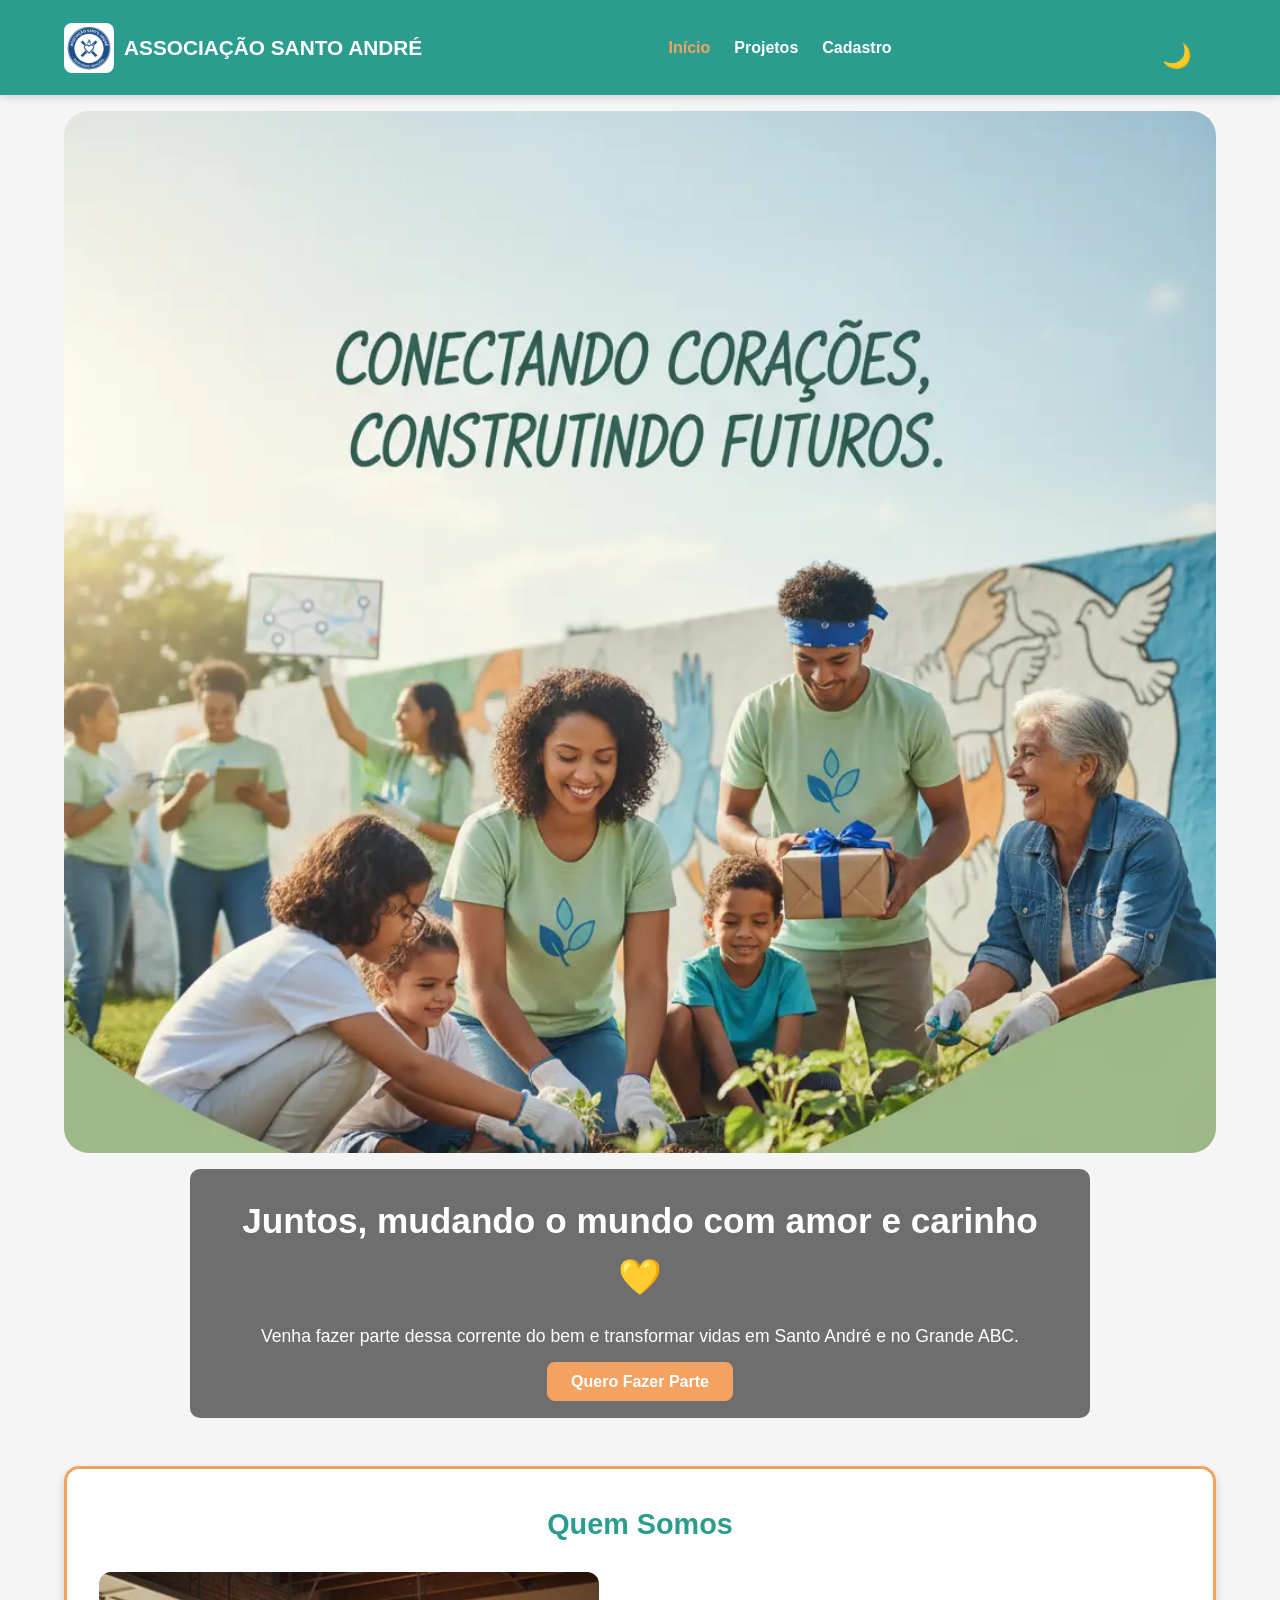
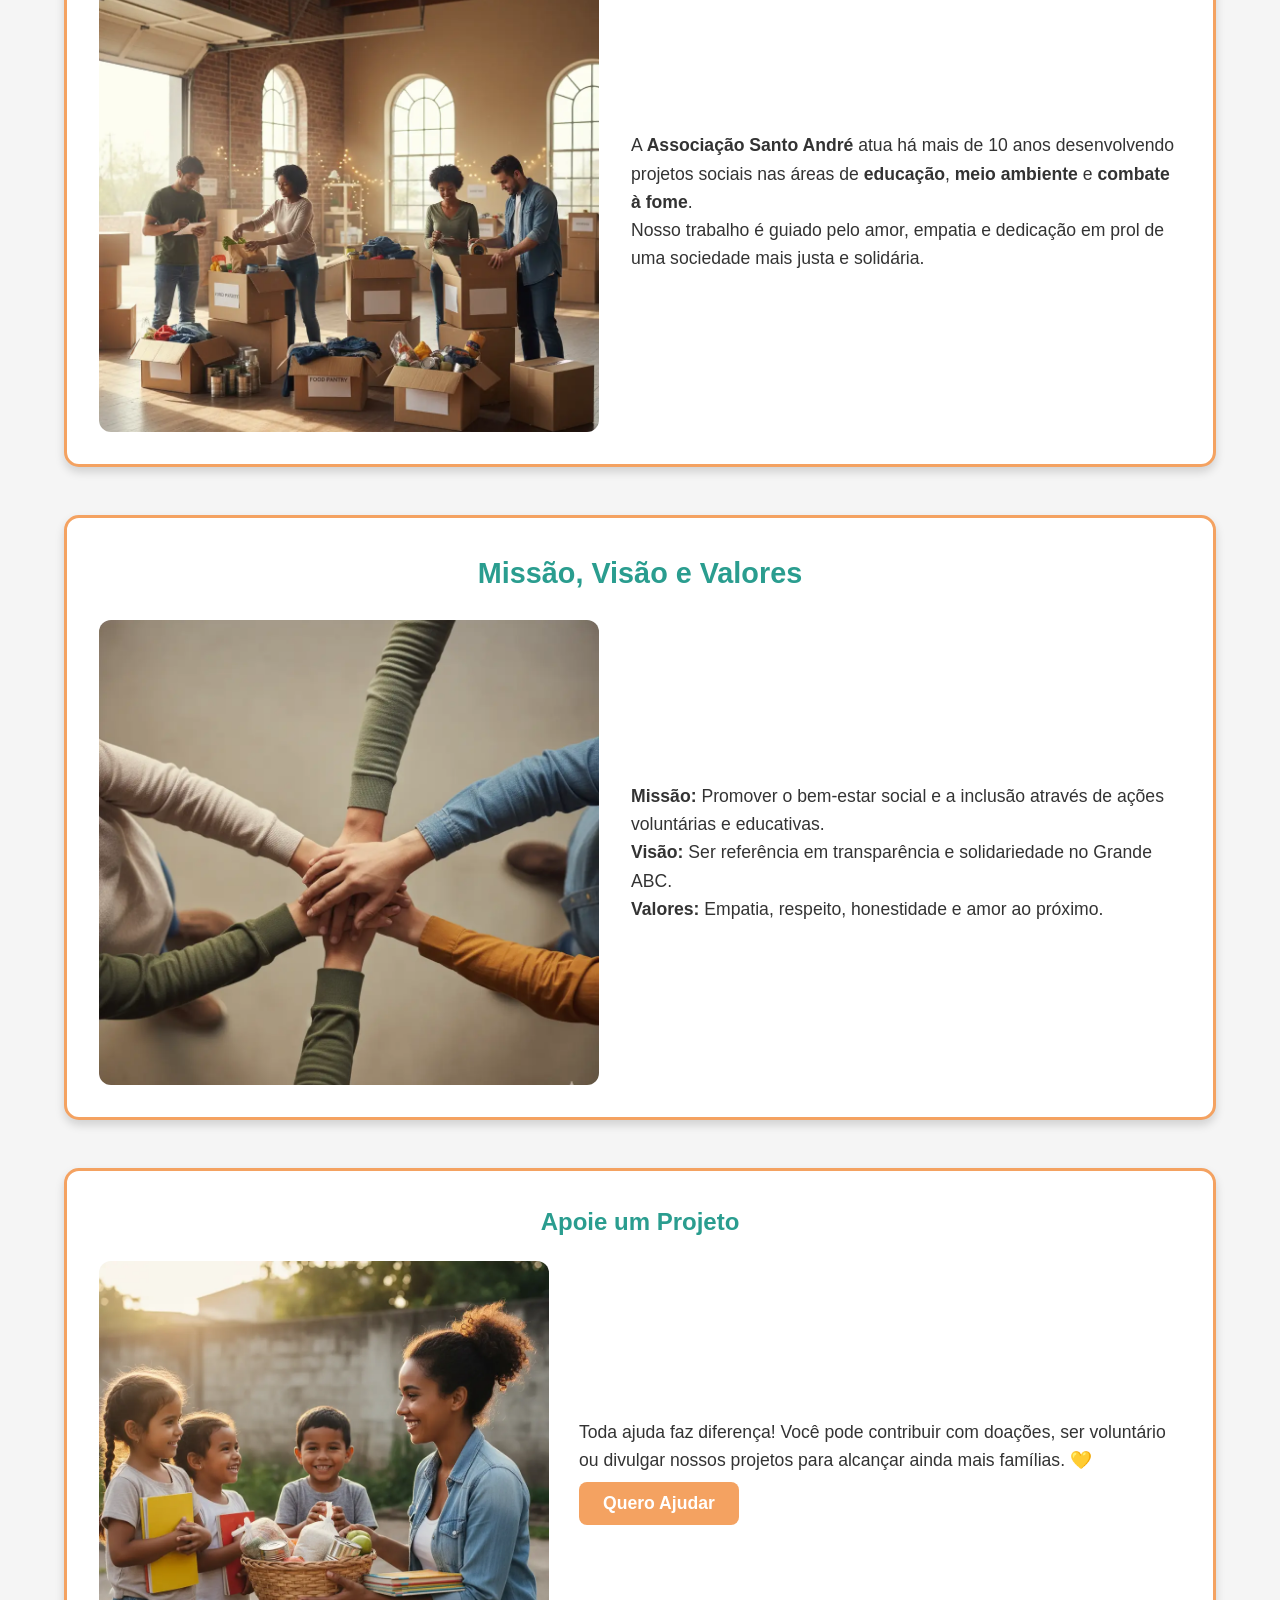
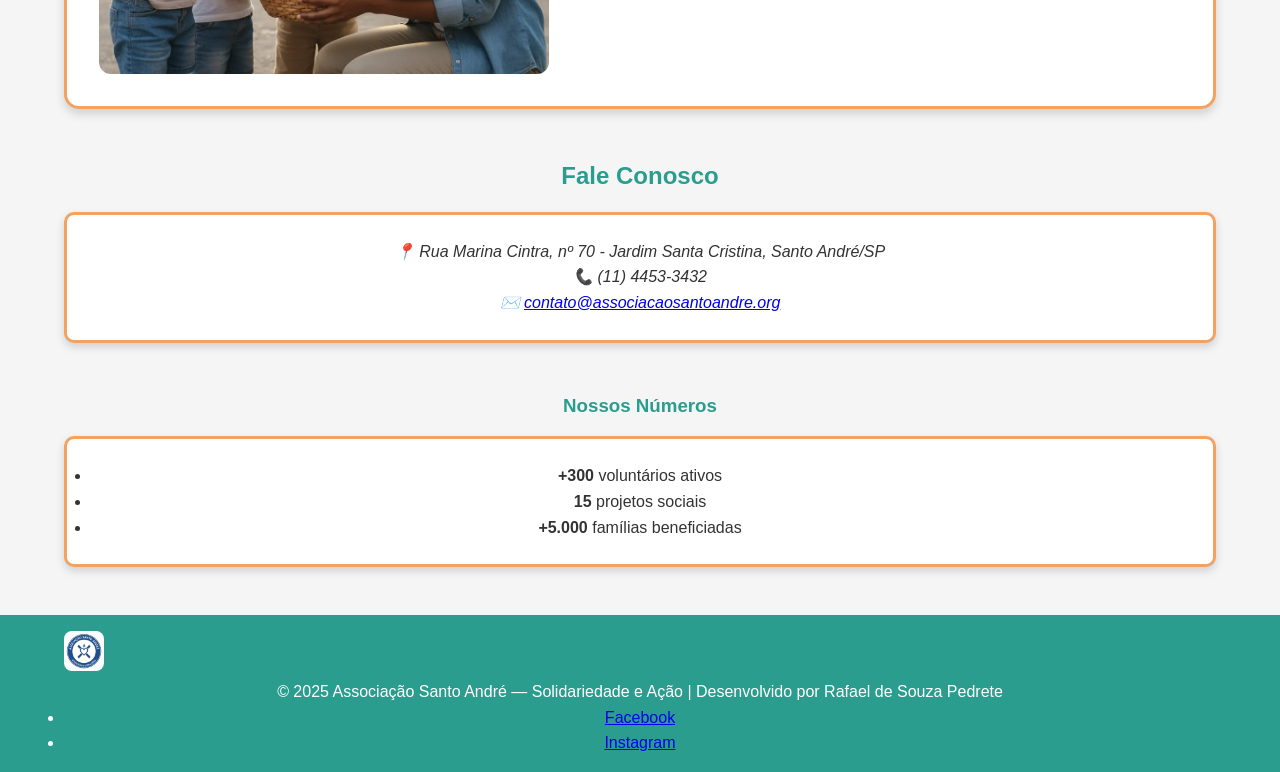
<file: index.html>
<!DOCTYPE html>
<html lang="pt-BR">
<head>
  <meta charset="utf-8">
  <meta name="viewport" content="width=device-width, initial-scale=1">
  <meta name="description" content="Associação Santo André — projetos, voluntariado e doações.">
  <meta name="author" content="Rafael de Souza">
  <title>Associação Santo André — Solidariedade e Ação</title>

  <!-- CSS principal -->
  <link rel="stylesheet" href="styles/styles.css">

  <!-- JS principal -->
  <script defer src="scripts/scripts.js"></script>

  <!-- Classes para tamanhos das imagens -->
  <style>
    .img-60 { width: 60%; height: auto; }
  </style>
</head>

<body>

  <!-- HEADER -->
  <header class="site-header">
    <div class="container header-container">

      <!-- Logo -->
      <div class="logo-box">
        <img src="img/logo-associacao-santo-andre.jpg.png"
        srcset="img/logo-associacao-santo-andre.webp 1x, img/logo-associacao-santo-andre.jpg.png 2x"
        alt="Logo Associação Santo André"
        class="logo-img">
        <span class="logo-text">Associação Santo André</span>
      </div>

      <!-- Botão mobile -->
      <button class="menu-toggle" aria-label="Abrir menu">☰</button>

      <!-- Navegação principal -->
      <nav class="main-nav" aria-label="Menu principal">
        <ul>
          <li><a href="index.html" class="active">Início</a></li>
          <li><a href="projetos.html">Projetos</a></li>
          <li><a href="cadastro.html">Cadastro</a></li>
        </ul>
      </nav>

      <!-- Botão dark mode -->
      <button class="dark-toggle" aria-label="Ativar modo escuro">🌙</button>

    </div>
  </header>

  <!-- MAIN -->
  <main class="container">

    <!-- HERO -->
    <section class="hero" aria-labelledby="hero-title">
      <div class="hero-banner">

        <img src="img/index-banner.jpg.png"
        srcset="img/index-banner.webp 1x, img/index-banner.jpg.png 2x"
        alt="Voluntários da Associação Santo André ajudando a comunidade"
        class="img-60">

        <div class="hero-content">
          <h1 id="hero-title">Juntos, mudando o mundo com amor e carinho 💛</h1>
          <p>Venha fazer parte dessa corrente do bem e transformar vidas em Santo André e no Grande ABC.</p>
          <a class="btn btn-primary" href="cadastro.html">Quero Fazer Parte</a>
        </div>
      </div>
    </section>

    <!-- QUEM SOMOS -->
    <section class="quem-somos" aria-labelledby="quem-somos-title">
      <h2 id="quem-somos-title">Quem Somos</h2>

      <div class="quem-somos-container">

        <img src="img/index-quem-somos.jpg.png"
        srcset="img/index-quem-somos.webp 1x, img/index-quem-somos.jpg.png 2x"
        alt="Equipe de voluntários reunida em Santo André"
        class="about-img">

        <div class="quem-somos-texto">
          <p>A <strong>Associação Santo André</strong> atua há mais de 10 anos desenvolvendo projetos sociais nas áreas de <strong>educação</strong>, <strong>meio ambiente</strong> e <strong>combate à fome</strong>.</p>
          <p>Nosso trabalho é guiado pelo amor, empatia e dedicação em prol de uma sociedade mais justa e solidária.</p>
        </div>
      </div>
    </section>

    <!-- MISSÃO / VISÃO / VALORES -->
    <section class="missao-valores" aria-labelledby="mvv-title">
      <h2 id="mvv-title">Missão, Visão e Valores</h2>

      <div class="missao-container">

        <img src="img/index-missao-valores.jpg.png"
        srcset="img/index-missao-valores.webp 1x, img/index-missao-valores.jpg.png 2x"
        alt="Imagem representando missão e valores sociais"
        class="about-img">

        <div class="mvv-texto">
          <p><strong>Missão:</strong> Promover o bem-estar social e a inclusão através de ações voluntárias e educativas.</p>
          <p><strong>Visão:</strong> Ser referência em transparência e solidariedade no Grande ABC.</p>
          <p><strong>Valores:</strong> Empatia, respeito, honestidade e amor ao próximo.</p>
        </div>
      </div>
    </section>

    <!-- APOIE -->
    <section class="about" aria-labelledby="apoie-title">
      <h2 id="apoie-title">Apoie um Projeto</h2>

      <div class="about-container">

        <img src="img/index-apoie-projeto.jpg.png"
        srcset="img/index-apoie-projeto.webp 1x, img/index-apoie-projeto.jpg.png 2x"
        alt="Campanha de doações e voluntariado em Santo André"
        class="about-img">

        <div class="about-texto">
          <p>Toda ajuda faz diferença! Você pode contribuir com doações, ser voluntário ou divulgar nossos projetos para alcançar ainda mais famílias. 💛</p>
          <a class="btn" href="cadastro.html">Quero Ajudar</a>
        </div>

      </div>
    </section>

    <!-- CONTATO -->
    <section class="contact" aria-labelledby="contact-title">
      <h2 id="contact-title">Fale Conosco</h2>

      <div class="card-info contato-box">
        <address>
          <p>📍 Rua Marina Cintra, nº 70 - Jardim Santa Cristina, Santo André/SP</p>
          <p>📞 (11) 4453-3432</p>
          <p>✉️ <a href="mailto:contato@associacaosantoandre.org">contato@associacaosantoandre.org</a></p>
        </address>
      </div>
    </section>

    <!-- NÚMEROS -->
    <aside class="stats" aria-labelledby="stats-title">
      <h3 id="stats-title">Nossos Números</h3>

      <div class="card-info numeros">
        <ul>
          <li><strong>+300</strong> voluntários ativos</li>
          <li><strong>15</strong> projetos sociais</li>
          <li><strong>+5.000</strong> famílias beneficiadas</li>
        </ul>
      </div>
    </aside>

  </main>

  <!-- FOOTER -->
  <footer class="site-footer">
    <div class="container footer-container" style="text-align:center;">

      <img src="img/logo-associacao-santo-andre.jpg.png"
      srcset="img/logo-associacao-santo-andre.webp 1x, img/logo-associacao-santo-andre.jpg.png 2x"
      alt="Logo Associação Santo André"
      class="footer-logo">

      <p>© 2025 Associação Santo André — Solidariedade e Ação | Desenvolvido por Rafael de Souza Pedrete</p>

      <nav aria-label="Redes sociais">
        <ul class="social-links">
          <li><a href="https://facebook.com/associacaosantoandre" target="_blank" rel="noopener">Facebook</a></li>
          <li><a href="https://instagram.com/associacaosantoandre" target="_blank" rel="noopener">Instagram</a></li>
        </ul>
      </nav>

    </div>
  </footer>

</body>
</html>
</file>
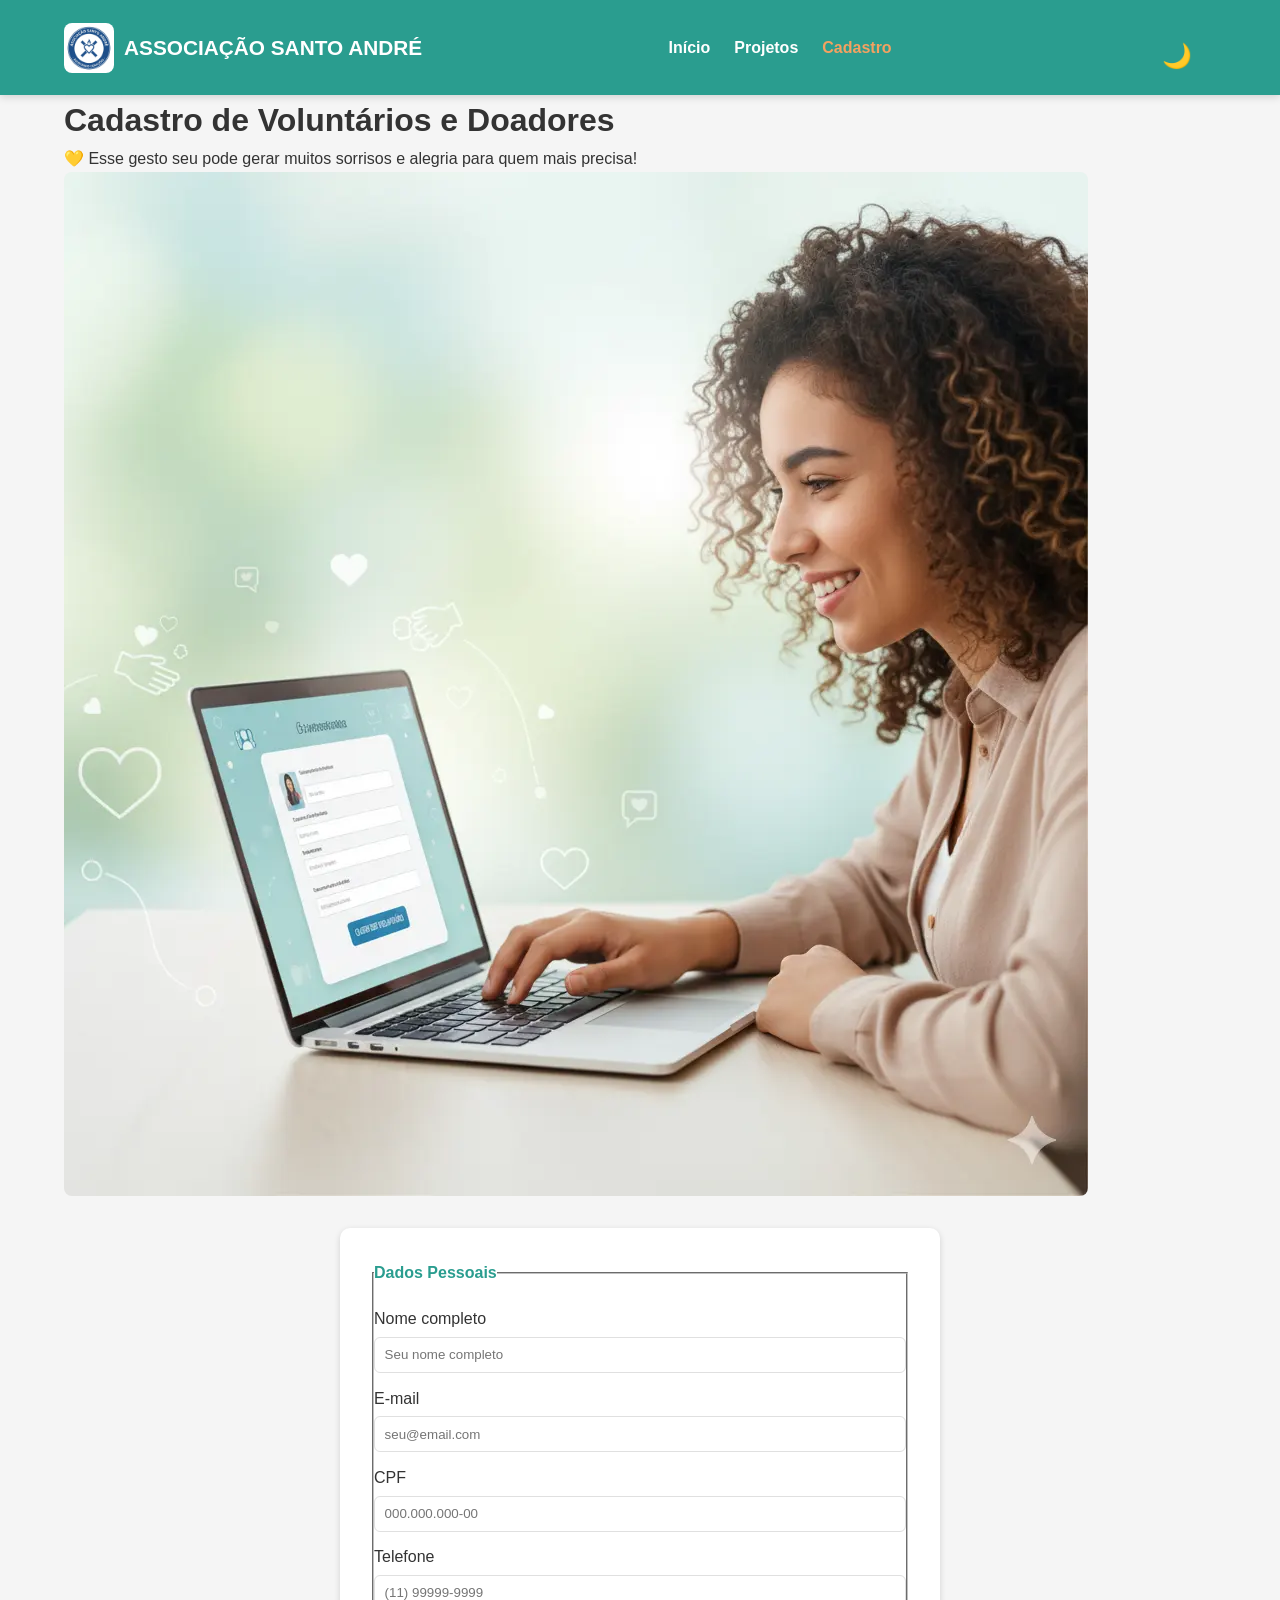
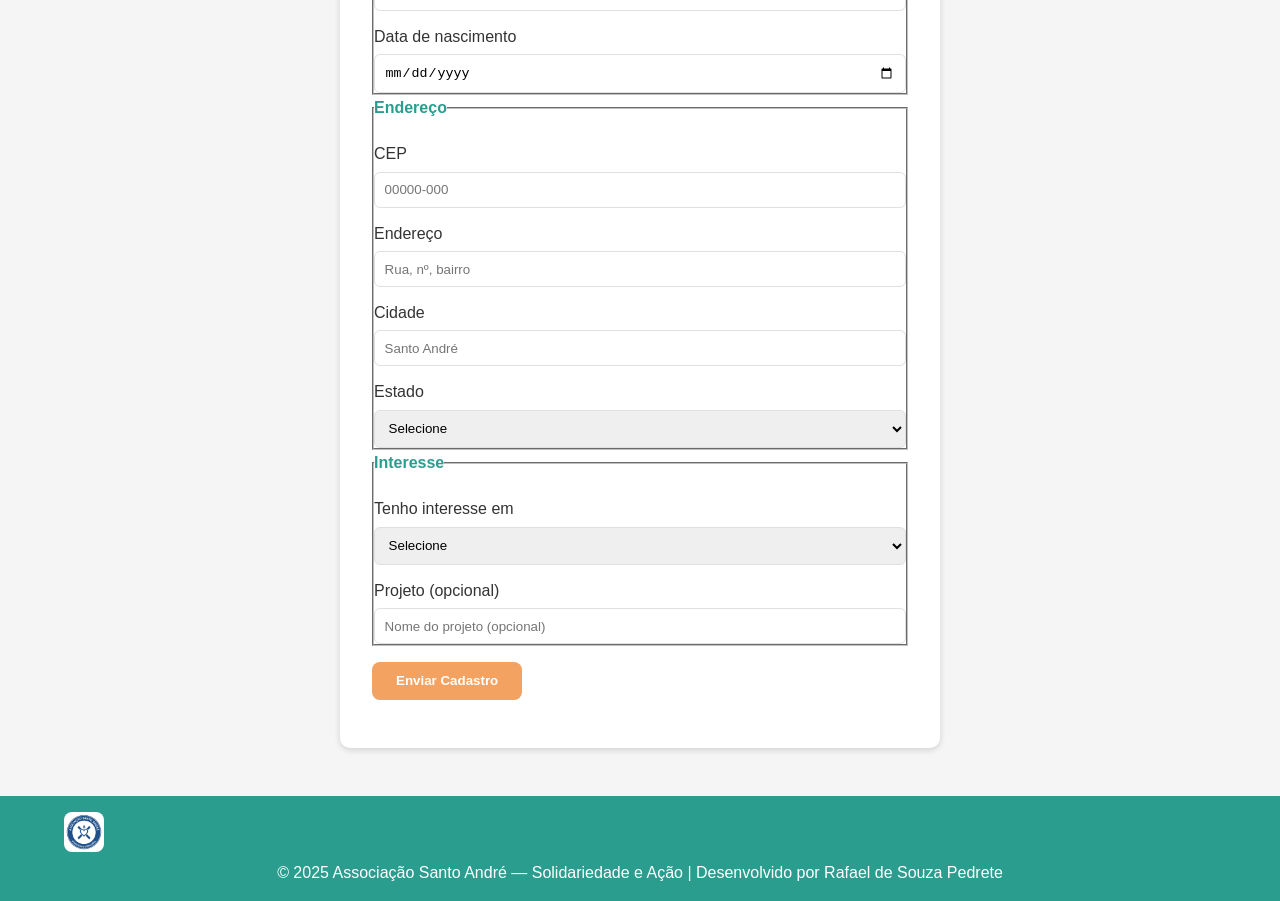
<file: cadastro.html>
<!DOCTYPE html>
<html lang="pt-BR">
<head>
  <meta charset="utf-8">
  <meta name="viewport" content="width=device-width,initial-scale=1">
  <meta name="description" content="Cadastro de voluntários e doadores - Associação Santo André">
  <meta name="author" content="Rafael de Souza">
  <title>Cadastro — Associação Santo André</title>
  <link rel="stylesheet" href="styles/styles.css">
  <script defer src="scripts/scripts.js"></script>
</head>
<body>

  <!-- Cabeçalho -->
  <header class="site-header">
    <div class="container header-container">
      <div class="logo-box">
        <img src="img/logo-associacao-santo-andre.jpg.png"
        srcset="img/logo-associacao-santo-andre.webp 1x , img/logo-associacao-santo-andre.jpg.png 2x"
        alt="Logo Associação Santo André" class="logo-img">
        <span class="logo-text">Associação Santo André</span>
      </div>

      <button class="menu-toggle" aria-label="Abrir menu">☰</button>

      <nav class="main-nav" aria-label="Menu principal">
        <ul>
          <li><a href="index.html">Início</a></li>
          <li><a href="projetos.html">Projetos</a></li>
          <li><a href="cadastro.html" class="active">Cadastro</a></li>
        </ul>
      </nav>

      <button class="dark-toggle" aria-label="Ativar modo escuro">🌙</button>
    </div>
  </header>

  <!-- Conteúdo principal -->
  <main class="container cadastro">
    <h1>Cadastro de Voluntários e Doadores</h1>

    <p class="motivacional">💛 Esse gesto seu pode gerar muitos sorrisos e alegria para quem mais precisa!</p>

   <img src="img/cadastro-ilustracao.jpg.png"
     srcset="img/cadastro-ilustracao.webp 1x, img/cadastro-ilustracao.jpg.png 2x"
     alt="Ilustração de cadastro solidário"
     class="img-50">

    <!-- Formulário -->
<form action="#" method="post">

  <fieldset>
    <legend>Dados Pessoais</legend>

    <label for="nome">Nome completo</label>
    <input id="nome" name="nome" type="text" required placeholder="Seu nome completo">

    <label for="email">E-mail</label>
    <input id="email" name="email" type="email" required placeholder="seu@email.com">

    <label for="cpf">CPF</label>
    <input id="cpf" name="cpf" type="text" required placeholder="000.000.000-00">

    <label for="telefone">Telefone</label>
    <input id="telefone" name="telefone" type="tel" required placeholder="(11) 99999-9999">

    <label for="nascimento">Data de nascimento</label>
    <input id="nascimento" name="nascimento" type="date" required>
  </fieldset>

  <fieldset>
    <legend>Endereço</legend>

    <label for="cep">CEP</label>
    <input id="cep" name="cep" type="text" required placeholder="00000-000">

    <label for="endereco">Endereço</label>
    <input id="endereco" name="endereco" type="text" required placeholder="Rua, nº, bairro">

    <label for="cidade">Cidade</label>
    <input id="cidade" name="cidade" type="text" required placeholder="Santo André">

    <label for="estado">Estado</label>
    <select id="estado" name="estado" required>
      <option value="">Selecione</option>
      <option value="SP">SP</option>
      <option value="RJ">RJ</option>
      <option value="MG">MG</option>
    </select>
  </fieldset>

  <fieldset>
    <legend>Interesse</legend>

    <label for="interesse">Tenho interesse em</label>
    <select id="interesse" name="interesse" required>
      <option value="">Selecione</option>
      <option value="voluntariado">Voluntariado</option>
      <option value="doacao">Doação</option>
      <option value="parceria">Parceria</option>
    </select>

    <label for="projeto">Projeto (opcional)</label>
    <input id="projeto" name="projeto" type="text" placeholder="Nome do projeto (opcional)">
  </fieldset>

  <button type="submit" class="btn btn-primary">Enviar Cadastro</button>
  <p id="mensagem" aria-live="polite" style="opacity:0; margin-top:1rem;"></p>

</form>

  </main>

  <!-- Rodapé -->
  <footer class="site-footer">
    <div class="container footer-container" style="text-align:center;">
      <img src="img/logo-associacao-santo-andre.jpg.png"
      srcset="img/logo-associacao-santo-andre.webp 1x , img/logo-associacao-santo-andre.jpg.png 2x" 
      alt="Logo Associação Santo André" class="footer-logo">
      <p>© 2025 Associação Santo André — Solidariedade e Ação | Desenvolvido por Rafael de Souza Pedrete</p>
    </div>
  </footer>

</body>
</html>
</file>
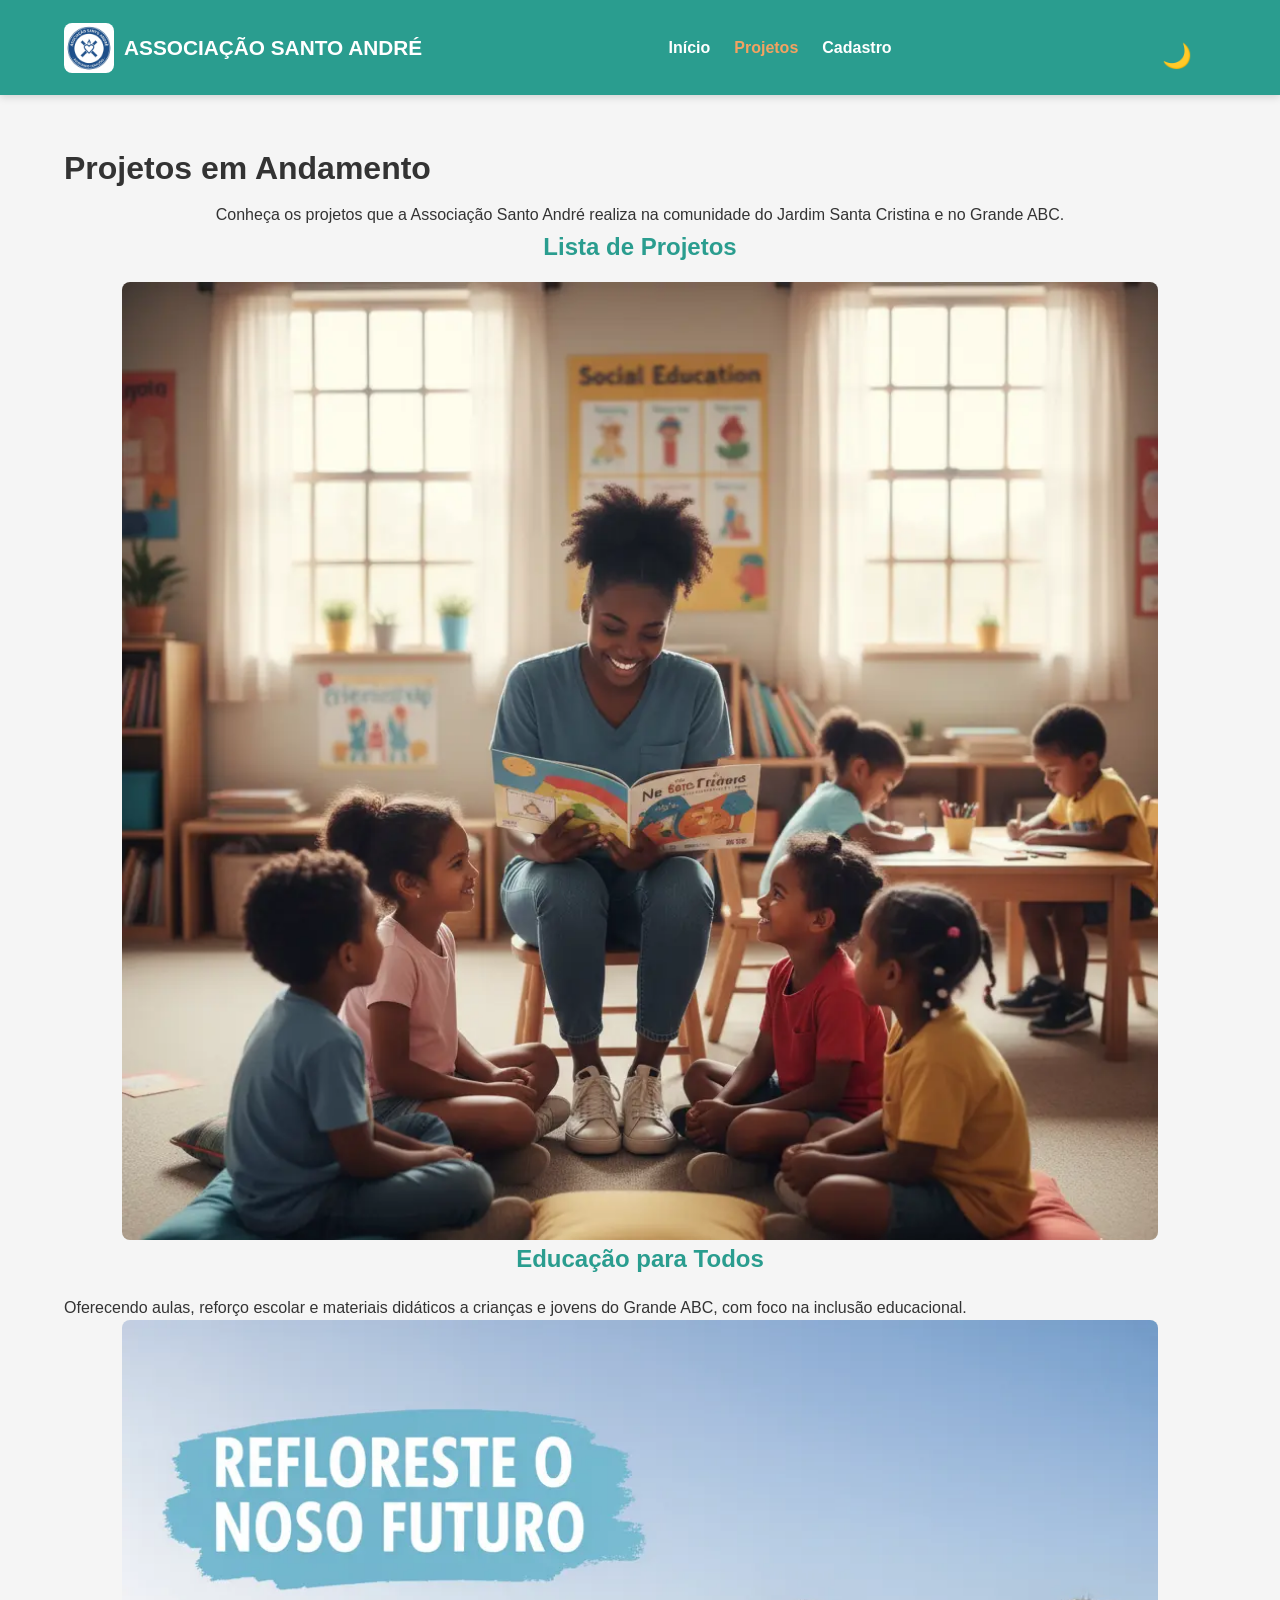
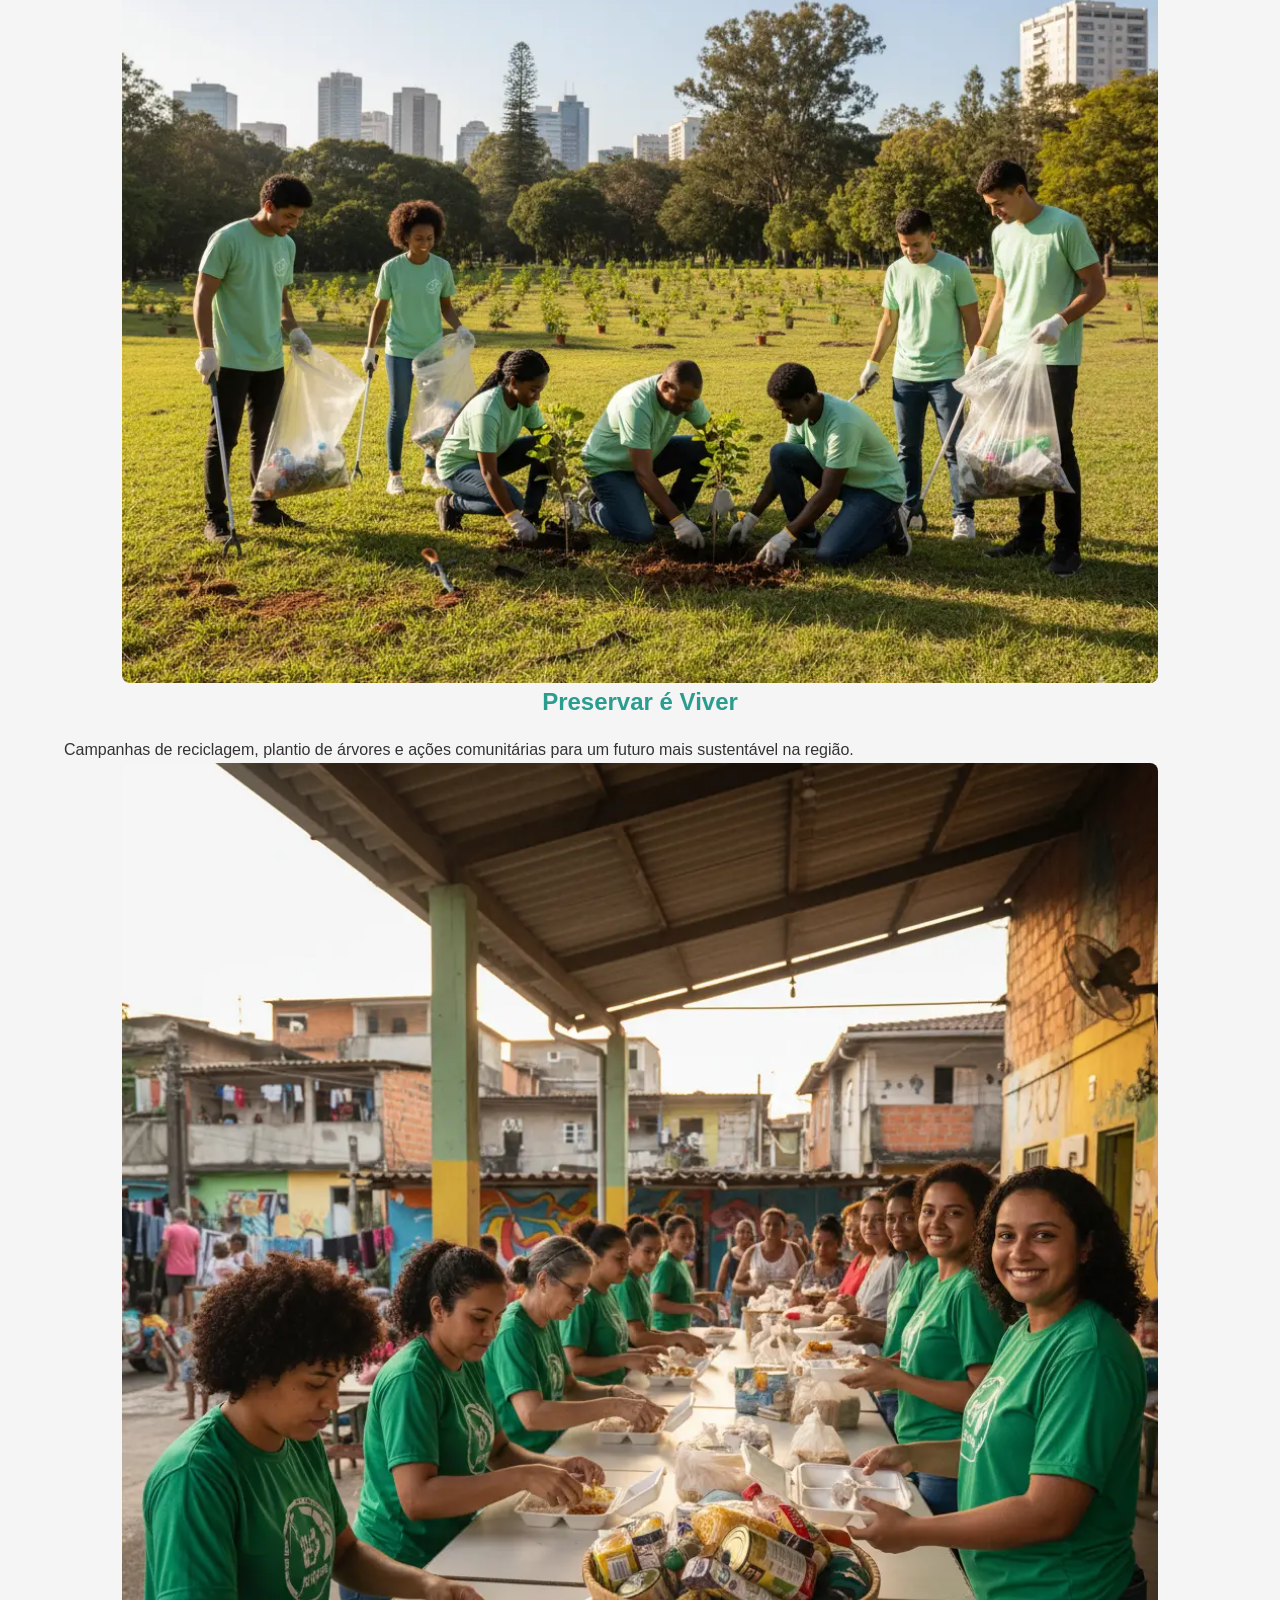
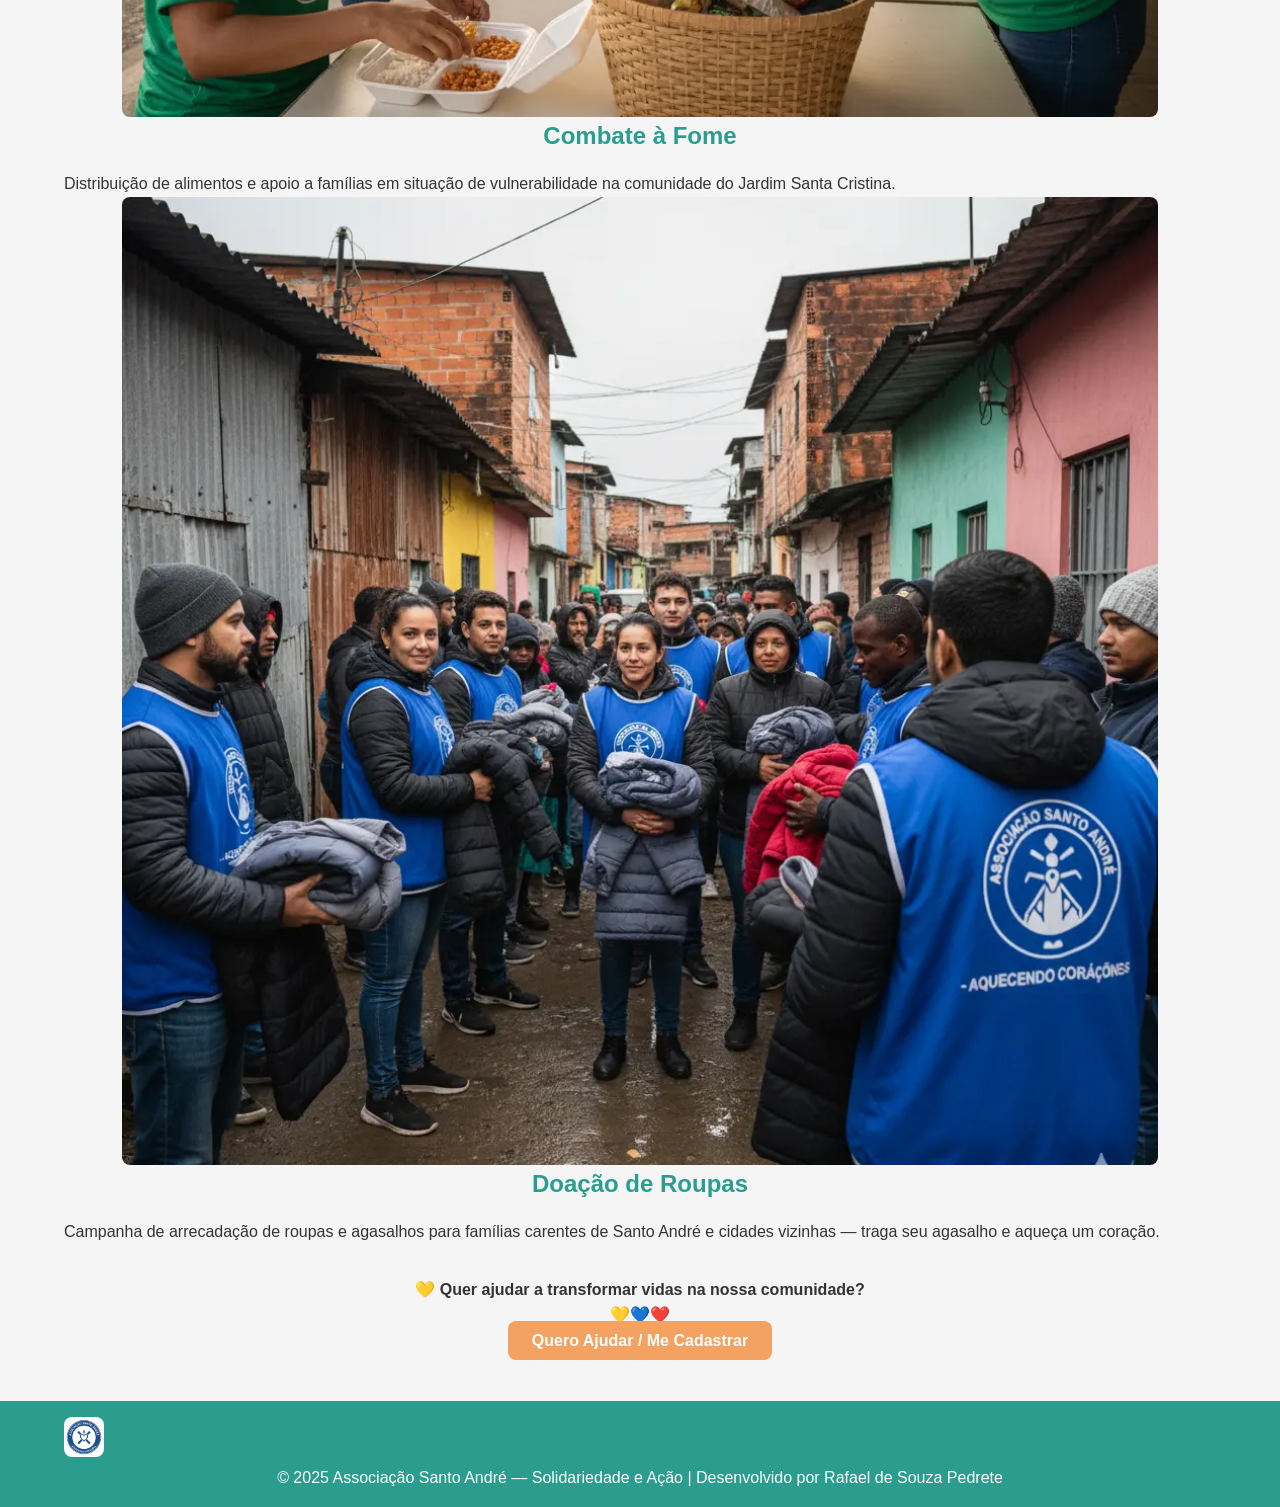
<file: projetos.html>
<!DOCTYPE html>
<html lang="pt-BR">
<head>
  <meta charset="utf-8">
  <meta name="viewport" content="width=device-width,initial-scale=1">
  <meta name="description" content="Projetos sociais da Associação Santo André">
  <meta name="author" content="Rafael de Souza">
  <title>Projetos — Associação Santo André</title>
  <link rel="stylesheet" href="styles/styles.css">
  <script defer src="scripts/scripts.js"></script>
</head>

<body>

  <!-- Cabeçalho -->
  <header class="site-header">
    <div class="container header-container">
      
      <div class="logo-box">
        <img src="img/logo-associacao-santo-andre.jpg.png"
        srcset="img/logo-associacao-santo-andre.webp 1x , img/logo-associacao-santo-andre.jpg.png 2x"
        alt="Logo Associação Santo André"
        class="logo-img">
        <span class="logo-text">Associação Santo André</span>
      </div>

      <button class="menu-toggle" aria-label="Abrir menu">☰</button>

      <nav class="main-nav" aria-label="Menu principal">
        <ul>
          <li><a href="index.html">Início</a></li>
          <li><a href="projetos.html" class="active">Projetos</a></li>
          <li><a href="cadastro.html">Cadastro</a></li>
        </ul>
      </nav>

      <button class="dark-toggle" aria-label="Ativar modo escuro">🌙</button>
    </div>
  </header>

  <!-- Conteúdo principal -->
  <main class="container projetos">

    <h1>Projetos em Andamento</h1>

    <p class="lead" style="text-align:center; margin-top:0.5rem;">
      Conheça os projetos que a Associação Santo André realiza na comunidade do Jardim Santa Cristina e no Grande ABC.
    </p>

    <!-- Lista de Projetos -->
    <section class="projects-grid" aria-labelledby="projects-title">

      <h2 id="projects-title" class="visually-hidden">Lista de Projetos</h2>

      <!-- Projeto 1 -->
      <article class="project-card" aria-labelledby="p1-title">
        <img src="img/projeto-educacao.jpg.png"
        srcset="img/projeto-educacao.webp 1x, img/projeto-educacao.jpg.png 2x"
        alt="Projeto Educação — crianças estudando em sala"
        class="img-90">

        <h2 id="p1-title">Educação para Todos</h2>
        <p>Oferecendo aulas, reforço escolar e materiais didáticos a crianças e jovens do Grande ABC, com foco na inclusão educacional.</p>
      </article>

      <!-- Projeto 2 -->
      <article class="project-card" aria-labelledby="p2-title">
        <img src="img/projeto-meio-ambiente.jpg.png"
        srcset="img/projeto-meio-ambiente.webp 1x, img/projeto-meio-ambiente.jpg.png 2x"
        alt="Projeto Meio Ambiente — plantio de árvores"
        class="img-90">

        <h2 id="p2-title">Preservar é Viver</h2>
        <p>Campanhas de reciclagem, plantio de árvores e ações comunitárias para um futuro mais sustentável na região.</p>
      </article>

      <!-- Projeto 3 -->
      <article class="project-card" aria-labelledby="p3-title">
        <img src="img/projeto-combate-fome.jpg.png"
        srcset="img/projeto-combate-fome.webp 1x, img/projeto-combate-fome.jpg.png 2x"
        alt="Combate à Fome — entrega de cestas básicas"
        class="img-90">

        <h2 id="p3-title">Combate à Fome</h2>
        <p>Distribuição de alimentos e apoio a famílias em situação de vulnerabilidade na comunidade do Jardim Santa Cristina.</p>
      </article>

      <!-- Projeto 4 -->
      <article class="project-card" aria-labelledby="p4-title">
        <img src="img/projeto-roupas-santo-andre.jpg.png"
        srcset="img/projeto-roupas-santo-andre.webp 1x, img/projeto-roupas-santo-andre.jpg.png 2x"
        alt="Doação de roupas e agasalhos"
        class="img-90">

        <h2 id="p4-title">Doação de Roupas</h2>
        <p>Campanha de arrecadação de roupas e agasalhos para famílias carentes de Santo André e cidades vizinhas — traga seu agasalho e aqueça um coração.</p>
      </article>

    </section>

    <!-- Chamada para ação -->
    <section class="cta-section" aria-label="Chamada para ação" style="text-align:center; margin-top:2rem;">
      <p><strong>💛 Quer ajudar a transformar vidas na nossa comunidade?</strong></p>
      <p><strong>💛💙❤️</strong></p>
      <a class="btn btn-primary" href="cadastro.html">Quero Ajudar / Me Cadastrar</a>
    </section>

  </main>

  <!-- Rodapé -->
  <footer class="site-footer">
    <div class="container footer-container" style="text-align:center;">
      <img src="img/logo-associacao-santo-andre.jpg.png"
      srcset="img/logo-associacao-santo-andre.webp 1x , img/logo-associacao-santo-andre.jpg.png 2x"
      alt="Logo Associação Santo André"
      class="footer-logo">

      <p>© 2025 Associação Santo André — Solidariedade e Ação | Desenvolvido por Rafael de Souza Pedrete</p>
    </div>
  </footer>

</body>
</html>
</file>
<file: styles/styles.css>
/* =====================================================
   ESTILOS GERAIS — ASSOCIAÇÃO SANTO ANDRÉ
   ===================================================== */

:root {
  --primaria: #2a9d8f;
  --secundaria: #f4a261;
  --fundo: #f5f5f5;
  --texto: #333;
  --claro: #ffffff;
  --escuro: #1e1e1e;
  --borda: #e0e0e0;
  --sombra: rgba(0, 0, 0, 0.15);
}

/* RESET */
* {
  margin: 0;
  padding: 0;
  box-sizing: border-box;
}

body {
  font-family: 'Segoe UI', Arial, sans-serif;
  background-color: var(--fundo);
  color: var(--texto);
  line-height: 1.6;
  transition: background 0.4s ease, color 0.4s ease;
}

/* CONTAINERS */
.container {
  width: 90%;
  max-width: 1200px;
  margin: auto;
}

img {
  max-width: 100%;
  display: block;
  border-radius: 8px;
}

/* =====================================================
   CABEÇALHO E MENU
   ===================================================== */
.site-header {
  background-color: var(--primaria);
  color: var(--claro);
  padding: 0.8rem 0;
  box-shadow: 0 2px 8px var(--sombra);
  position: sticky;
  top: 0;
  z-index: 100;
}

.header-container {
  display: flex;
  justify-content: space-between;
  align-items: center;
  flex-wrap: wrap;
}

.logo-box {
  display: flex;
  align-items: center;
  gap: 10px;
}

.logo-img {
  width: 50px;
  height: 50px;
  object-fit: contain;
}

.logo-text {
  font-size: 1.3rem;
  font-weight: bold;
  text-transform: uppercase;
}

.main-nav ul {
  display: flex;
  list-style: none;
  gap: 1.5rem;
}

.main-nav a {
  color: var(--claro);
  text-decoration: none;
  font-weight: 600;
  transition: color 0.3s ease;
}

.main-nav a:hover,
.main-nav a.active {
  color: var(--secundaria);
}

/* MENU HAMBURGUER */
.menu-toggle {
  display: none;
  font-size: 2rem;
  background: none;
  border: none;
  color: var(--claro);
  cursor: pointer;
}

.dark-toggle {
  background: none;
  border: none;
  color: var(--claro);
  font-size: 1.5rem;
  cursor: pointer;
}

/* =====================================================
   HERO / BANNER PRINCIPAL
   ===================================================== */
.hero {
  position: relative;
  margin-top: 1rem;
}

.hero-banner {
  
  position: relative;
  overflow: visible; 
  border-radius: 25px;
}

.hero-banner img {
  width: 100%;
  height: auto; 
  display: block;
  border-radius: 25px;
}

.hero-content {
  
  position: relative;
  margin: 1rem auto 0;
  color: var(--claro);
  text-align: center;
  background: rgba(0, 0, 0, 0.55);
  padding: 1.5rem 2rem;
  border-radius: 10px;
  max-width: 900px;
}

.hero-content h1 {
  font-size: 2.2rem;
  margin-bottom: 1rem;
}

.hero-content p {
  margin-bottom: 1.2rem;
  font-size: 1.1rem;
}

.btn {
  background-color: var(--secundaria);
  color: var(--claro);
  padding: 0.7rem 1.5rem;
  border-radius: 8px;
  text-decoration: none;
  transition: all 0.3s ease;
  font-weight: bold;
}

.btn:hover {
  background-color: #e38b40;
  transform: translateY(-3px);
}

/* =====================================================
   QUEM SOMOS E MISSÃO / VISÃO / VALORES
   ===================================================== */
.quem-somos, .missao-valores {
  background: var(--claro);
  border: 3px solid var(--secundaria);
  padding: 2rem;
  border-radius: 15px;
  margin: 3rem 0;
  box-shadow: 0 5px 10px var(--sombra);
}

.quem-somos h2, .missao-valores h2 {
  text-align: center;
  color: var(--primaria);
  margin-bottom: 1.5rem;
  font-size: 1.8rem;
}

.quem-somos-container, .missao-container {
  display: flex;
  flex-wrap: wrap;
  align-items: center;
  gap: 2rem;
  justify-content: center;
}

.quem-somos-container img, .missao-container img {
  width: 100%;
  max-width: 500px;
  border-radius: 12px;
}

.quem-somos-texto, .mvv-texto {
  flex: 1 1 400px;
  font-size: 1.1rem;
}

/* =====================================================
   SEÇÕES GERAIS
   ===================================================== */
.about, .contact, .stats, .projetos {
  margin-top: 3rem;
}

.about h2, .contact h2, .stats h3, .projetos h2 {
  text-align: center;
  margin-bottom: 1rem;
  color: var(--primaria);
}

.about-grid {
  display: grid;
  grid-template-columns: repeat(auto-fit, minmax(250px, 1fr));
  gap: 1rem;
}

.card-info {
  background: var(--claro);
  border: 3px solid var(--secundaria);
  padding: 1.5rem;
  border-radius: 10px;
  text-align: center;
  box-shadow: 0 4px 8px var(--sombra);
  transition: all 0.3s ease;
}

.card-info:hover {
  transform: translateY(-5px);
  box-shadow: 0 6px 12px var(--sombra);
}

/* =====================================================
   FORMULÁRIO DE CADASTRO
   ===================================================== */
form {
  background: var(--claro);
  padding: 2rem;
  border-radius: 10px;
  box-shadow: 0 2px 6px var(--sombra);
  max-width: 600px;
  margin: 2rem auto;
}

legend {
  font-weight: bold;
  color: var(--primaria);
  margin-bottom: 0.5rem;
}

label {
  display: block;
  margin-top: 0.8rem;
  font-weight: 500;
}

input, select {
  width: 100%;
  padding: 0.6rem;
  border: 1px solid var(--borda);
  border-radius: 6px;
  margin-top: 0.3rem;
}

button {
  margin-top: 1rem;
  background-color: var(--primaria);
  color: var(--claro);
  border: none;
  padding: 0.8rem 1.5rem;
  border-radius: 6px;
  cursor: pointer;
  transition: all 0.3s ease;
}

button:hover {
  background-color: var(--secundaria);
}

/* =====================================================
   RODAPÉ
   ===================================================== */
.site-footer {
  background-color: var(--primaria);
  color: var(--claro);
  text-align: center;
  padding: 1rem 0;
  margin-top: 3rem;
}

.footer-logo {
  width: 40px;
  height: 40px;
  margin-bottom: 0.5rem;
}

/* =====================================================
   MODO ESCURO
   ===================================================== */
.dark-mode {
  background-color: #121212;
  color: #f5f5f5;
}

.dark-mode .site-header {
  background-color: #1f1f1f;
}

.dark-mode .card-info,
.dark-mode form {
  background-color: #1e1e1e;
  color: #f5f5f5;
}

/* =====================================================
   RESPONSIVIDADE
   ===================================================== */
@media (max-width: 768px) {
  .main-nav ul {
    display: none;
    flex-direction: column;
    background: var(--primaria);
    padding: 1rem;
  }

  .main-nav.active ul {
    display: flex;
  }

  .menu-toggle {
    display: block;
  }

  .hero-banner img {
    height: 280px;
  }

  .quem-somos-container,
  .missao-container {
    flex-direction: column;
  }
}

/* =====================================================
   ANIMAÇÕES SUAVES
   ===================================================== */
.card-info, .hero-content, .about, .contact, .stats, .project-card {
  opacity: 0;
  transform: translateY(40px);
  transition: all 0.8s ease;
}

.visible {
  opacity: 1;
  transform: translateY(0);
}

/* ========================= */
/*   Apoie um Projeto        */
/* ========================= */

.about {
  background: var(--claro);
  border: 3px solid var(--secundaria);
  padding: 2rem;
  border-radius: 15px;
  margin: 3rem 0;
  box-shadow: 0 5px 10px var(--sombra);
}

.about-container {
  display: flex;
  align-items: center;
  gap: 20px;
  flex-wrap: wrap;
  margin-top: 20px;
}

.about-img {
  width: 100%;
  max-width: 450px;
  border-radius: 12px;
  flex: 1;
}

 .about-texto p {
  margin-bottom: 15px;
}

/* ===============================
   Sessão: PÁGINA DE PROJETOS
   Imagens dos cards dos projetos
   =============================== */
.project-card img {
  width: 90% !important;
  height: auto !important;
  display: block;
  margin: 0 auto;
}

/* Apoie um Projeto index —  */
.about-container {
  display: flex;
  align-items: center;
  justify-content: center;
  gap: 30px;
  flex-wrap: wrap;
}

.about-img {
  width: 100%;
  max-width: 450px; /* você pode aumentar se quiser */
  border-radius: 12px;
  flex: 1;
}

.about-texto {
  flex: 1;
  font-size: 1.1rem;
  line-height: 1.6;
}
</file>
